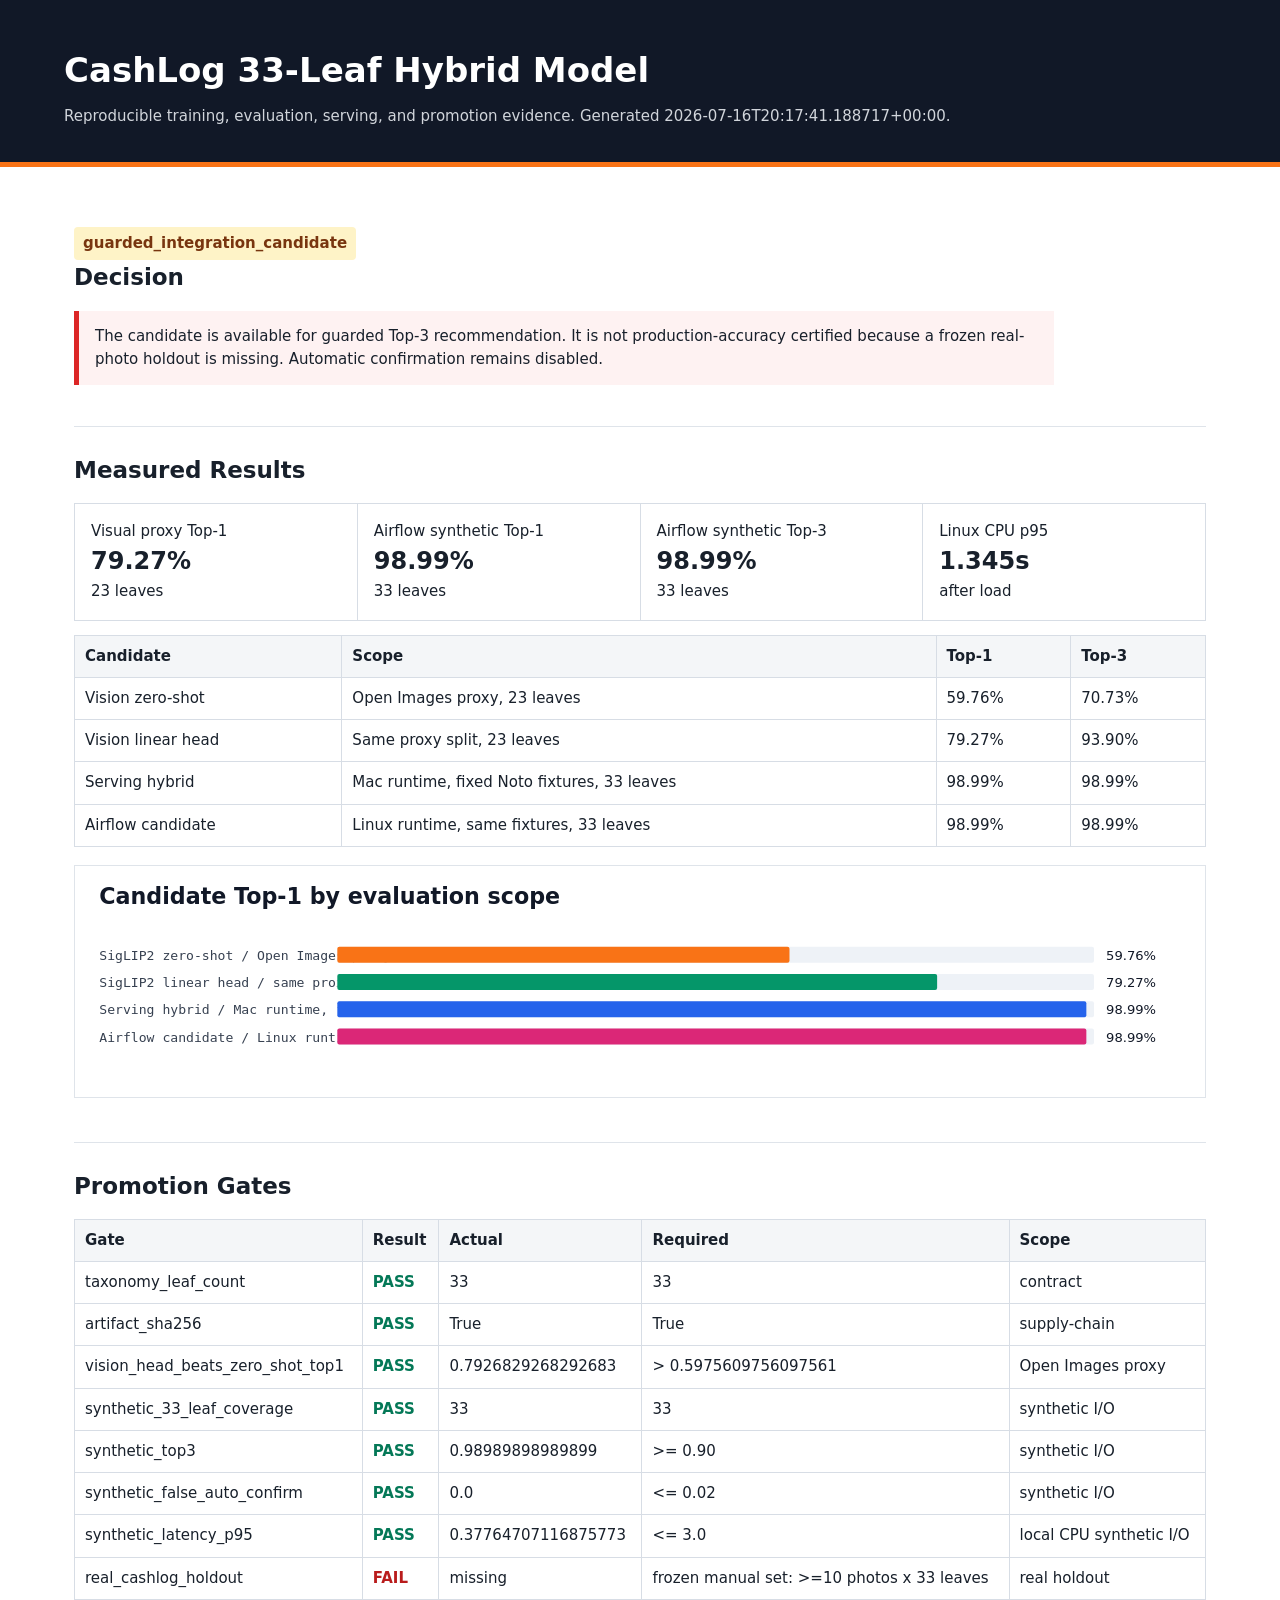
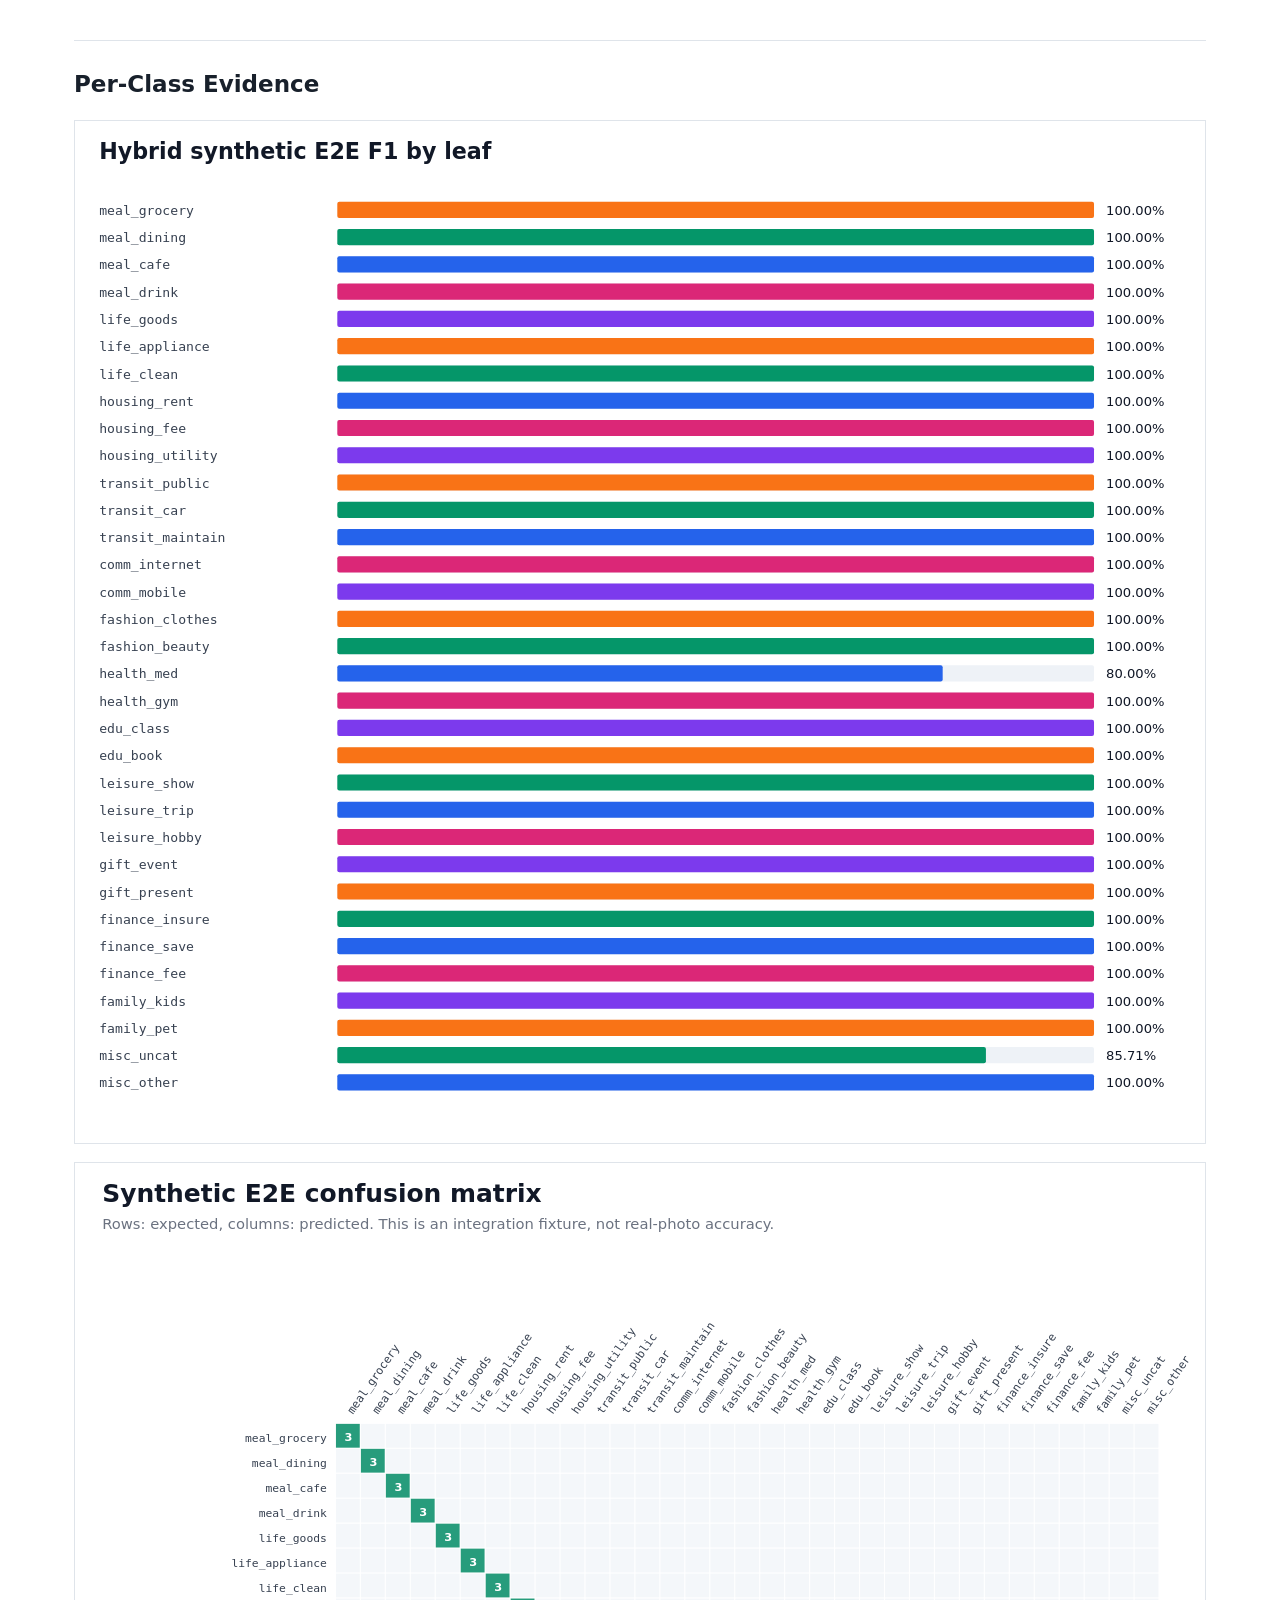
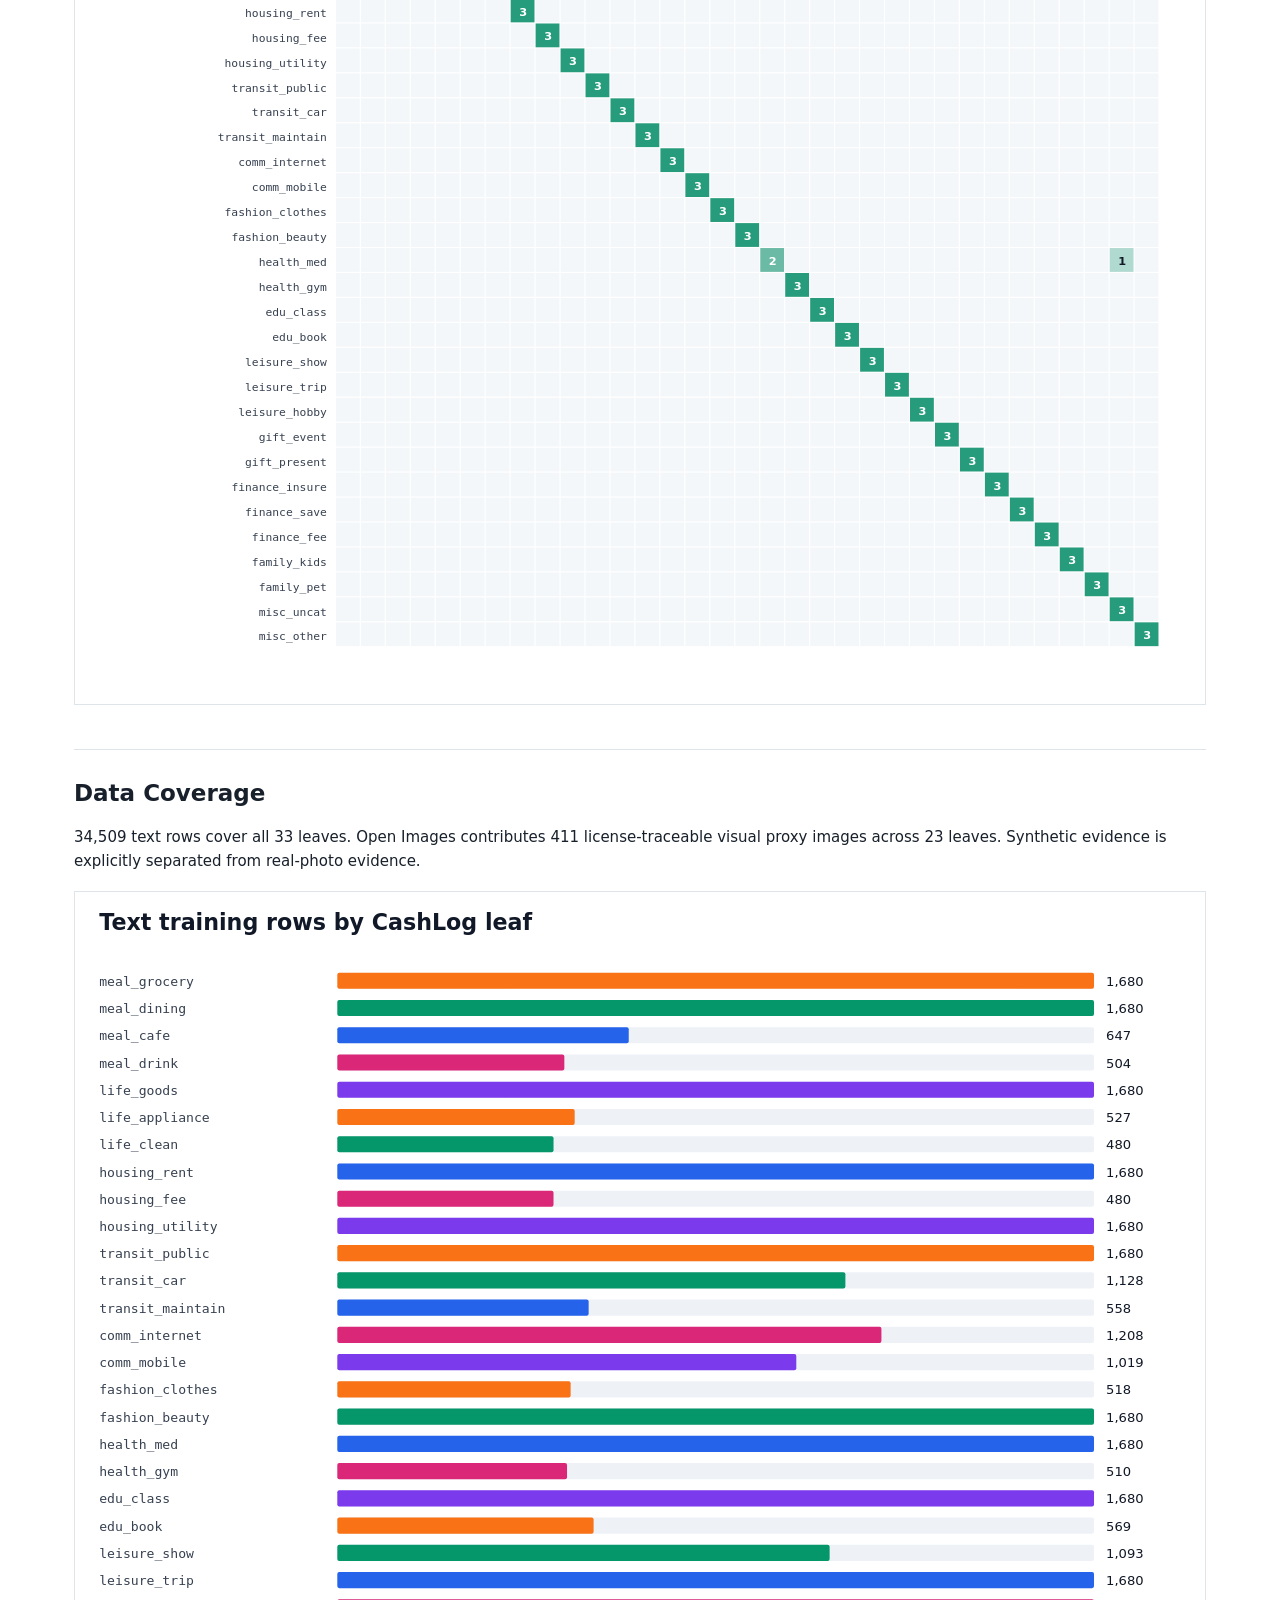
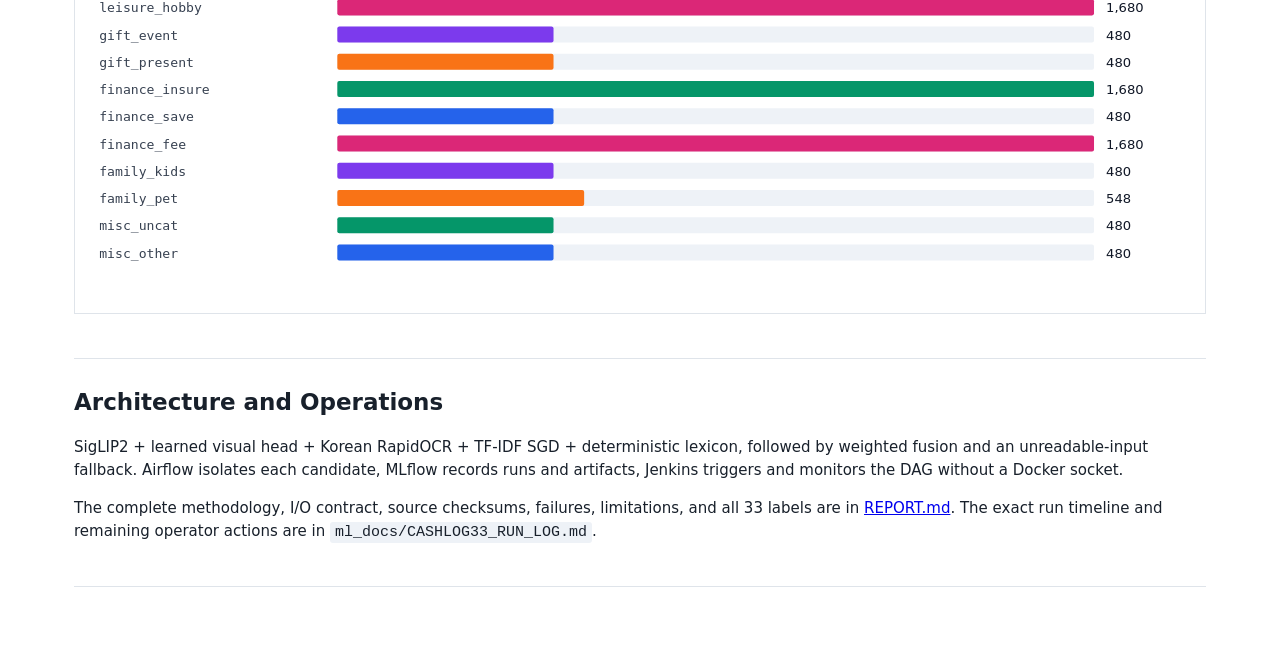
<file: reports/cashlog33/model_report/index.html>
<!doctype html>
<html lang="ko"><head><meta charset="utf-8"><meta name="viewport" content="width=device-width,initial-scale=1">
<title>CashLog 33 Model Report</title>
<style>
*{box-sizing:border-box} body{margin:0;color:#18202b;background:#fff;font:15px/1.55 system-ui,-apple-system,sans-serif} header{padding:44px 5vw 34px;background:#111827;color:#fff;border-bottom:5px solid #f97316} h1{margin:0 0 8px;font-size:34px;letter-spacing:0;overflow-wrap:anywhere} header p{max-width:920px;margin:0;color:#d1d5db;overflow-wrap:anywhere} main{max-width:1180px;margin:auto;padding:34px 24px 64px} section{padding:26px 0;border-bottom:1px solid #dfe4ea} h2{margin:0 0 14px;font-size:23px;letter-spacing:0} .status{display:inline-block;max-width:100%;padding:5px 9px;border-radius:4px;background:#fef3c7;color:#78350f;font-weight:700;overflow-wrap:anywhere} .callout{border-left:5px solid #dc2626;background:#fef2f2;padding:14px 16px;max-width:980px} table{width:100%;border-collapse:collapse;margin:14px 0} th,td{padding:9px 10px;border:1px solid #d7dde5;text-align:left;vertical-align:top} th{background:#f4f6f8} .pass{color:#047857;font-weight:700} .fail{color:#b91c1c;font-weight:700} img{display:block;width:100%;height:auto;border:1px solid #dfe4ea;margin:18px 0} code{background:#eef2f7;padding:2px 5px;border-radius:3px} .metrics{display:grid;grid-template-columns:repeat(4,minmax(0,1fr));gap:1px;background:#d7dde5;border:1px solid #d7dde5} .metric{background:#fff;padding:16px} .metric b{display:block;font-size:24px} @media(max-width:720px){header{padding:32px 20px 26px} main{padding:24px 20px 48px} .metrics{grid-template-columns:1fr 1fr} table{display:block;overflow:auto} h1{font-size:28px}}
</style></head><body>
<header><h1>CashLog 33-Leaf Hybrid Model</h1><p>Reproducible training, evaluation, serving, and promotion evidence. Generated 2026-07-16T20:17:41.188717+00:00.</p></header>
<main>
<section><span class="status">guarded_integration_candidate</span><h2>Decision</h2><p class="callout">The candidate is available for guarded Top-3 recommendation. It is not production-accuracy certified because a frozen real-photo holdout is missing. Automatic confirmation remains disabled.</p></section>
<section><h2>Measured Results</h2><div class="metrics"><div class="metric">Visual proxy Top-1<b>79.27%</b>23 leaves</div><div class="metric">Airflow synthetic Top-1<b>98.99%</b>33 leaves</div><div class="metric">Airflow synthetic Top-3<b>98.99%</b>33 leaves</div><div class="metric">Linux CPU p95<b>1.345s</b>after load</div></div><table><thead><tr><th>Candidate</th><th>Scope</th><th>Top-1</th><th>Top-3</th></tr></thead><tbody><tr><td>Vision zero-shot</td><td>Open Images proxy, 23 leaves</td><td>59.76%</td><td>70.73%</td></tr><tr><td>Vision linear head</td><td>Same proxy split, 23 leaves</td><td>79.27%</td><td>93.90%</td></tr><tr><td>Serving hybrid</td><td>Mac runtime, fixed Noto fixtures, 33 leaves</td><td>98.99%</td><td>98.99%</td></tr><tr><td>Airflow candidate</td><td>Linux runtime, same fixtures, 33 leaves</td><td>98.99%</td><td>98.99%</td></tr></tbody></table><img src="assets/candidate-top1.svg" alt="Candidate Top-1 chart"></section>
<section><h2>Promotion Gates</h2><table><thead><tr><th>Gate</th><th>Result</th><th>Actual</th><th>Required</th><th>Scope</th></tr></thead><tbody><tr><td>taxonomy_leaf_count</td><td class=pass>PASS</td><td>33</td><td>33</td><td>contract</td></tr><tr><td>artifact_sha256</td><td class=pass>PASS</td><td>True</td><td>True</td><td>supply-chain</td></tr><tr><td>vision_head_beats_zero_shot_top1</td><td class=pass>PASS</td><td>0.7926829268292683</td><td>&gt; 0.5975609756097561</td><td>Open Images proxy</td></tr><tr><td>synthetic_33_leaf_coverage</td><td class=pass>PASS</td><td>33</td><td>33</td><td>synthetic I/O</td></tr><tr><td>synthetic_top3</td><td class=pass>PASS</td><td>0.98989898989899</td><td>&gt;= 0.90</td><td>synthetic I/O</td></tr><tr><td>synthetic_false_auto_confirm</td><td class=pass>PASS</td><td>0.0</td><td>&lt;= 0.02</td><td>synthetic I/O</td></tr><tr><td>synthetic_latency_p95</td><td class=pass>PASS</td><td>0.37764707116875773</td><td>&lt;= 3.0</td><td>local CPU synthetic I/O</td></tr><tr><td>real_cashlog_holdout</td><td class=fail>FAIL</td><td>missing</td><td>frozen manual set: &gt;=10 photos x 33 leaves</td><td>real holdout</td></tr></tbody></table></section>
<section><h2>Per-Class Evidence</h2><img src="assets/hybrid-per-class-f1.svg" alt="Per-class F1"><img src="assets/hybrid-confusion.svg" alt="Confusion matrix"></section>
<section><h2>Data Coverage</h2><p>34,509 text rows cover all 33 leaves. Open Images contributes 411 license-traceable visual proxy images across 23 leaves. Synthetic evidence is explicitly separated from real-photo evidence.</p><img src="assets/text-class-counts.svg" alt="Text rows by category"></section>
<section><h2>Architecture and Operations</h2><p>SigLIP2 + learned visual head + Korean RapidOCR + TF-IDF SGD + deterministic lexicon, followed by weighted fusion and an unreadable-input fallback. Airflow isolates each candidate, MLflow records runs and artifacts, Jenkins triggers and monitors the DAG without a Docker socket.</p><p>The complete methodology, I/O contract, source checksums, failures, limitations, and all 33 labels are in <a href="REPORT.md">REPORT.md</a>. The exact run timeline and remaining operator actions are in <code>ml_docs/CASHLOG33_RUN_LOG.md</code>.</p></section>
</main></body></html>
</file>
